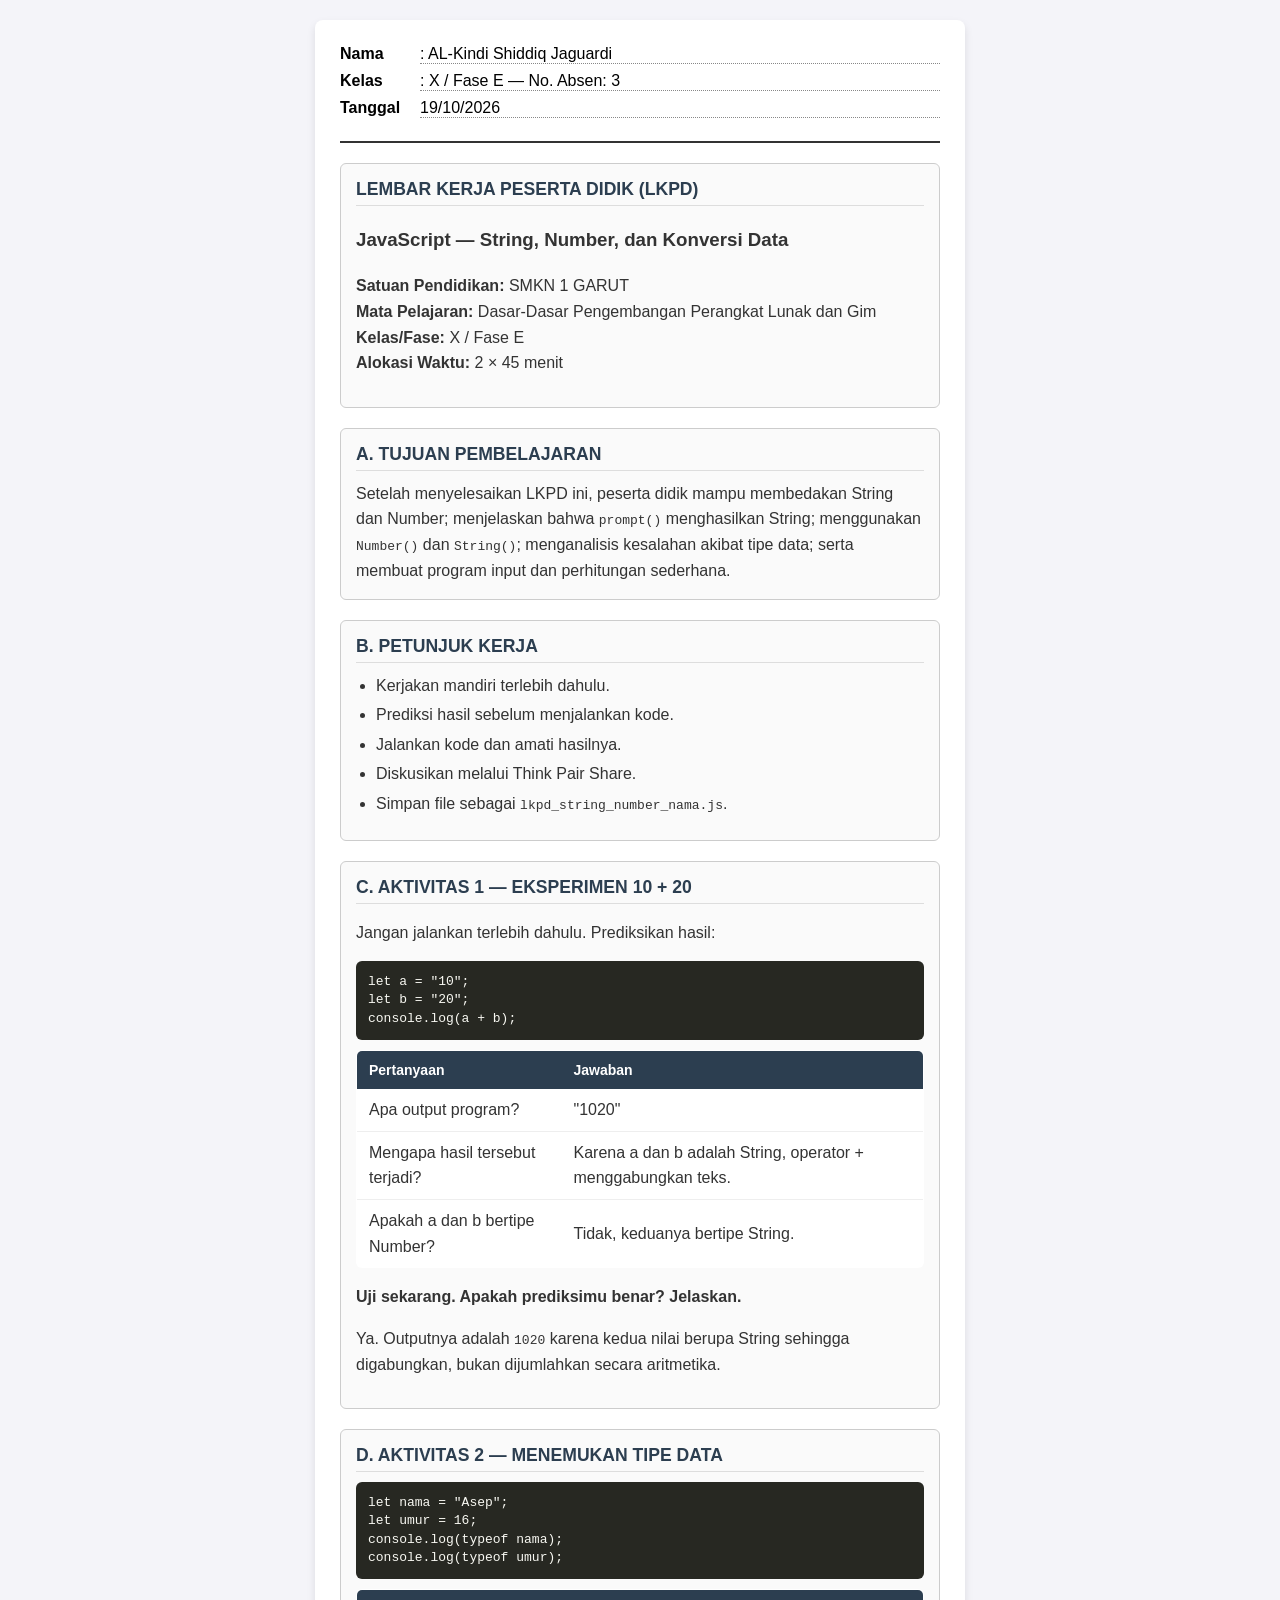
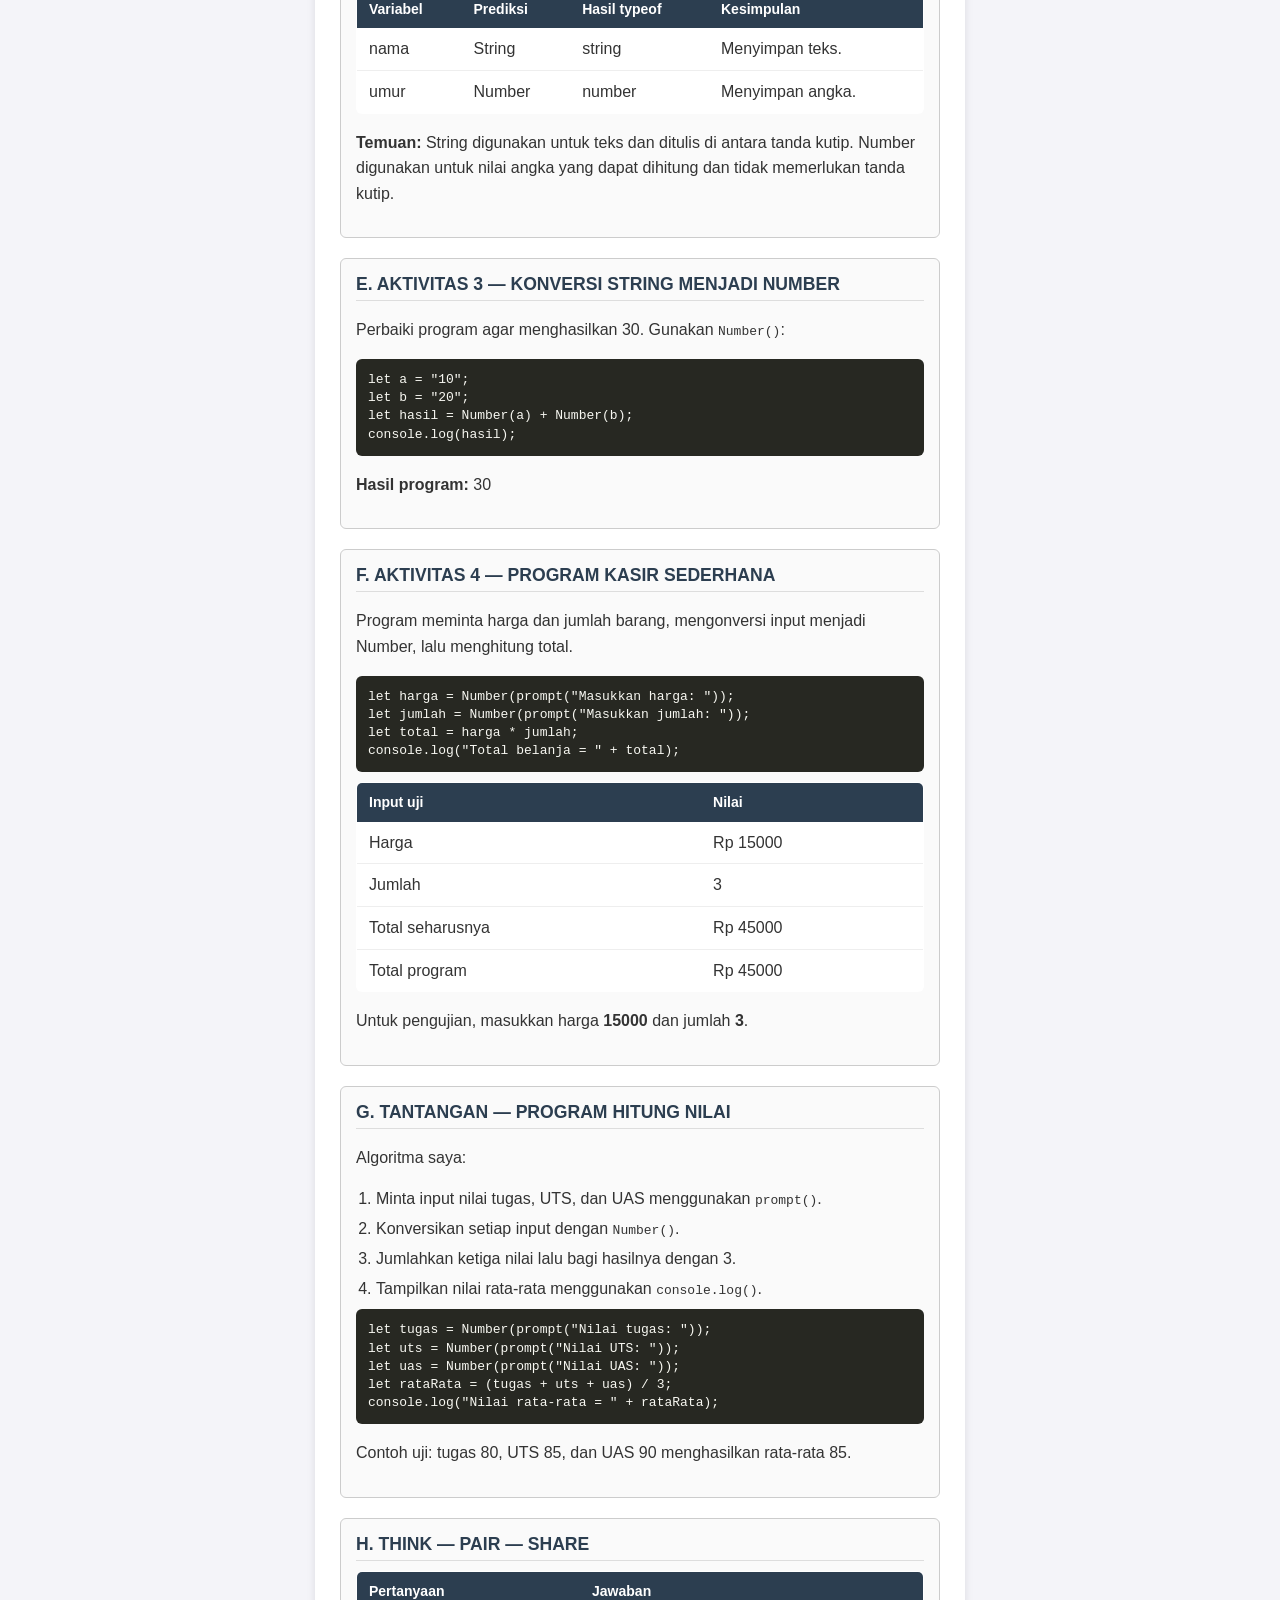
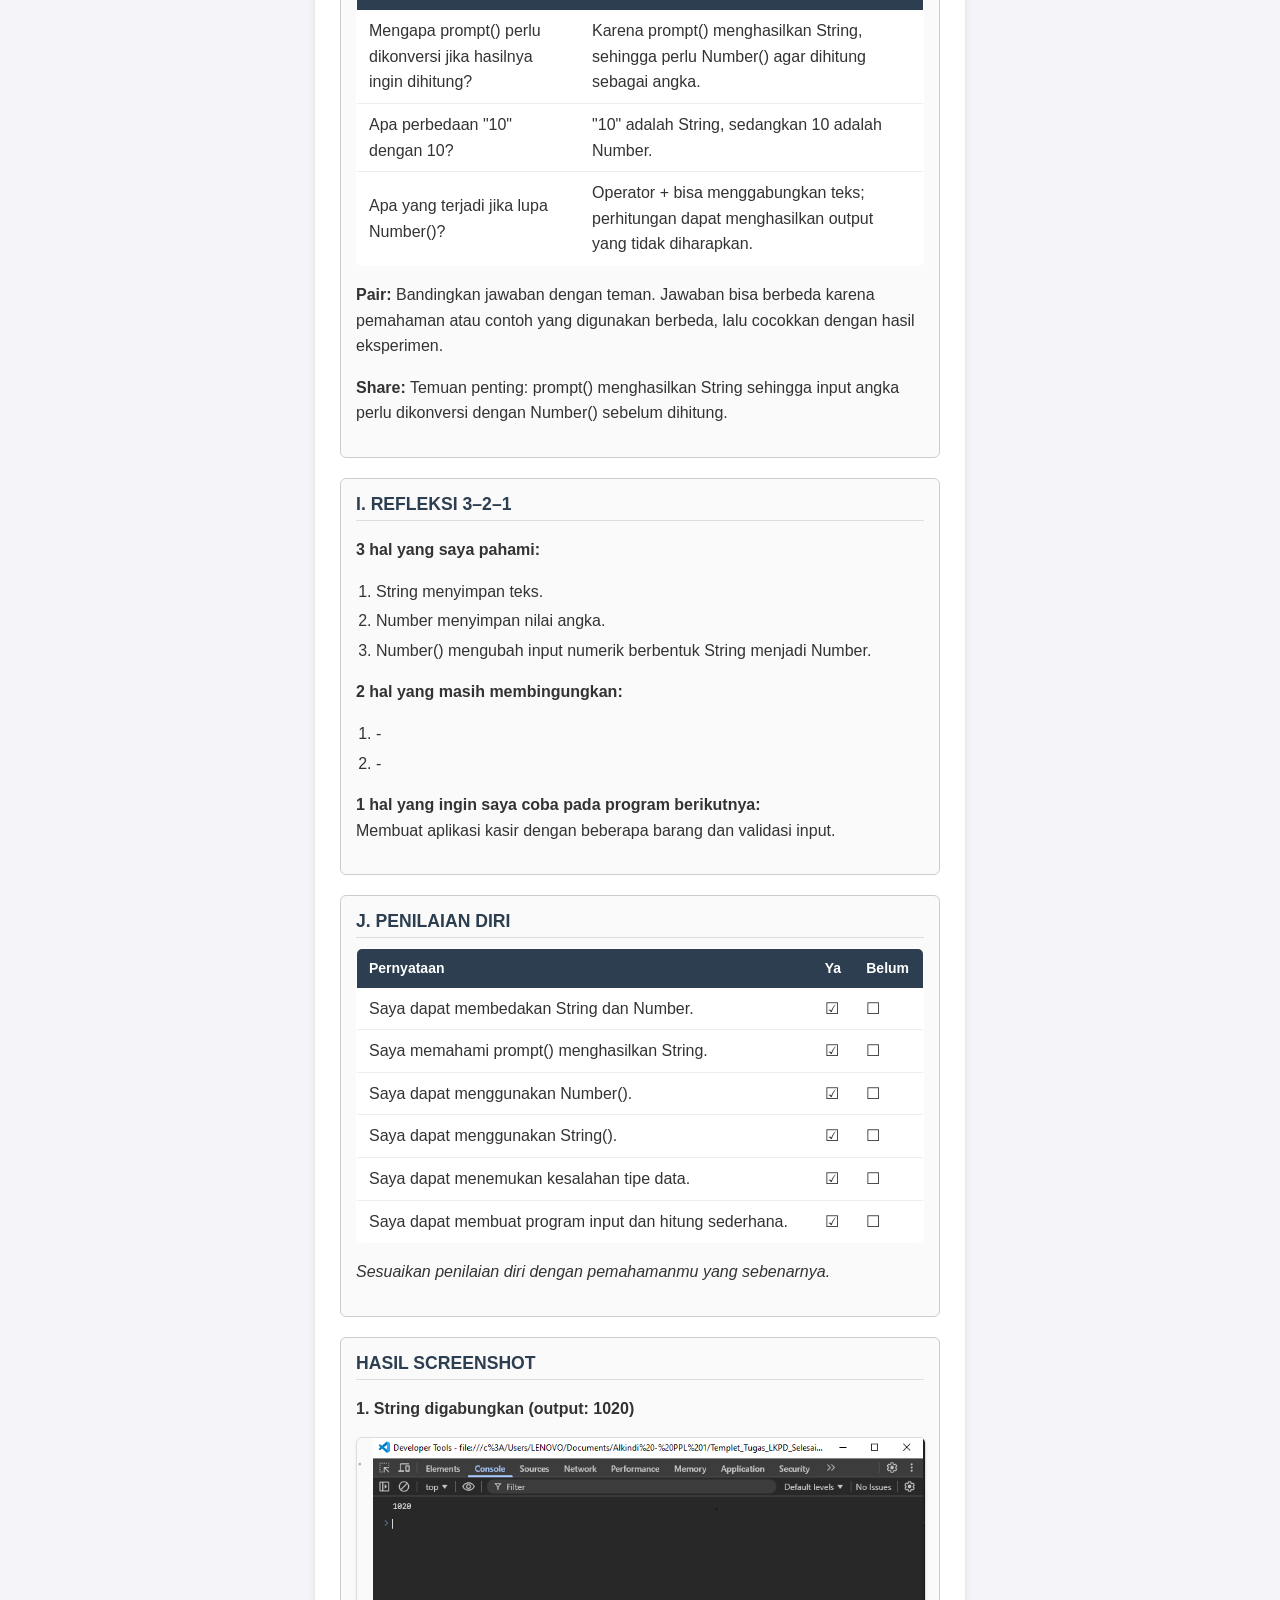
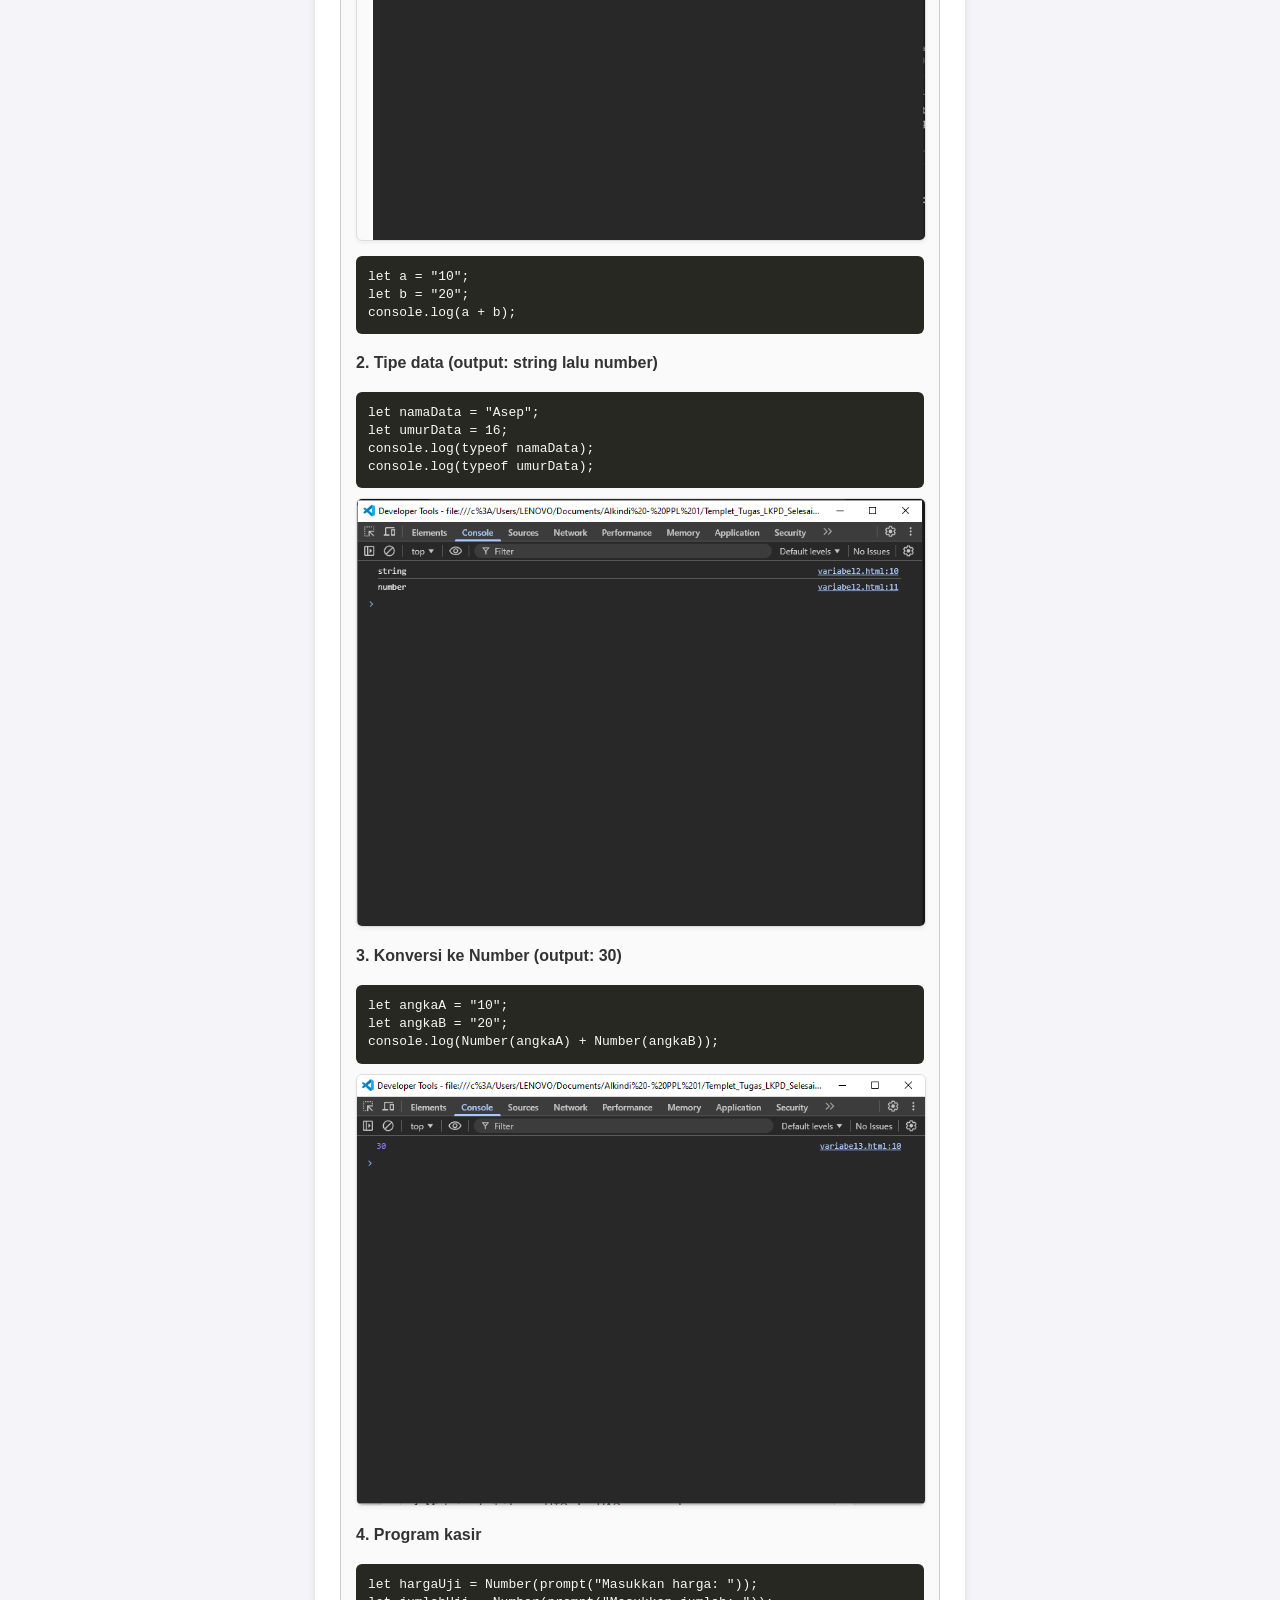
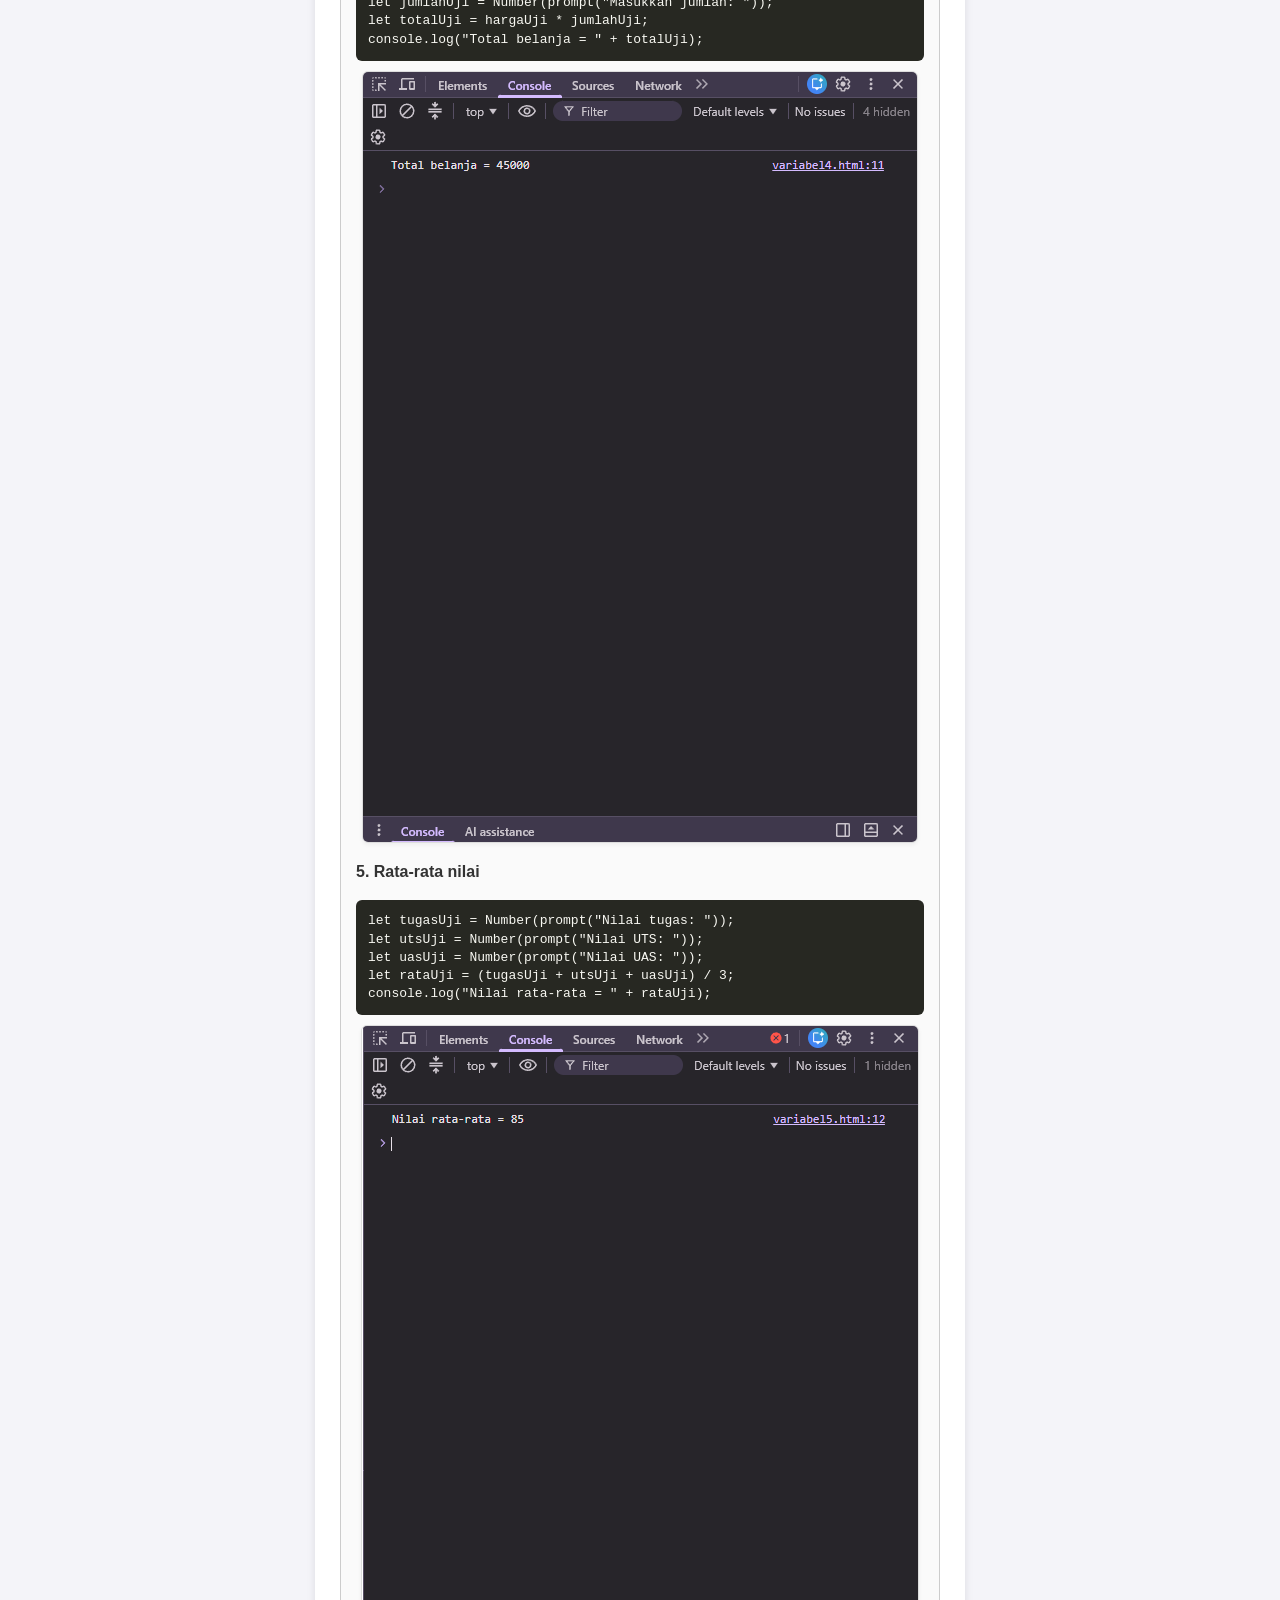
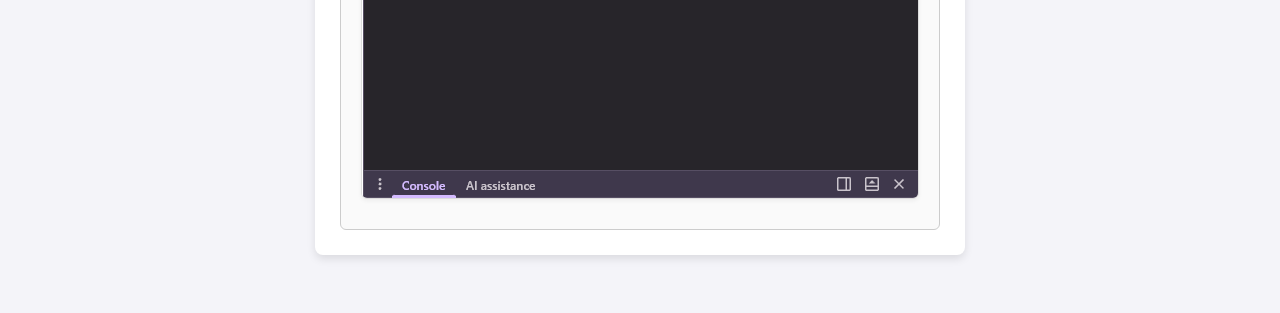
<file: index.html>
<!doctype html>
<html lang="id">
  <head>
    <meta charset="UTF-8" />
    <meta name="viewport" content="width=device-width, initial-scale=1.0" />
    <title>LKPD JavaScript — String, Number, dan Konversi Data</title>
    <link rel="stylesheet" href="style.css" />
  </head>
  <body>
    <div class="container">
      <div class="identity-header">
        <div class="identity-row"><span class="identity-label">Nama</span><span class="identity-value">: AL-Kindi Shiddiq Jaguardi</span></div>
        <div class="identity-row"><span class="identity-label">Kelas</span><span class="identity-value">: X / Fase E — No. Absen: 3</span></div>
        <div class="identity-row"><span class="identity-label">Tanggal</span><span class="identity-value"> 19/10/2026</span></div>
      </div>
      <div class="box">
        <div class="box-title">LEMBAR KERJA PESERTA DIDIK (LKPD)</div>
        <div class="box-content">
          <h3>JavaScript — String, Number, dan Konversi Data</h3>
          <p>
            <strong>Satuan Pendidikan:</strong> SMKN 1 GARUT<br /><strong>Mata Pelajaran:</strong> Dasar-Dasar Pengembangan Perangkat Lunak dan Gim<br /><strong>Kelas/Fase:</strong> X / Fase E<br /><strong>Alokasi Waktu:</strong> 2 × 45
            menit
          </p>
        </div>
      </div>
      <div class="box">
        <div class="box-title">A. TUJUAN PEMBELAJARAN</div>
        <div class="box-content">
          Setelah menyelesaikan LKPD ini, peserta didik mampu membedakan String dan Number; menjelaskan bahwa <code>prompt()</code> menghasilkan String; menggunakan <code>Number()</code> dan <code>String()</code>; menganalisis kesalahan
          akibat tipe data; serta membuat program input dan perhitungan sederhana.
        </div>
      </div>
      <div class="box">
        <div class="box-title">B. PETUNJUK KERJA</div>
        <div class="box-content">
          <ul>
            <li>Kerjakan mandiri terlebih dahulu.</li>
            <li>Prediksi hasil sebelum menjalankan kode.</li>
            <li>Jalankan kode dan amati hasilnya.</li>
            <li>Diskusikan melalui Think Pair Share.</li>
            <li>Simpan file sebagai <code>lkpd_string_number_nama.js</code>.</li>
          </ul>
        </div>
      </div>
      <div class="box">
        <div class="box-title">C. AKTIVITAS 1 — EKSPERIMEN 10 + 20</div>
        <div class="box-content">
          <p>Jangan jalankan terlebih dahulu. Prediksikan hasil:</p>
          <pre class="code-block"><code>let a = "10";
let b = "20";
console.log(a + b);</code></pre>
          <table class="custom-table">
            <thead>
              <tr>
                <th>Pertanyaan</th>
                <th>Jawaban</th>
              </tr>
            </thead>
            <tbody>
              <tr>
                <td>Apa output program?</td>
                <td>"1020"</td>
              </tr>
              <tr>
                <td>Mengapa hasil tersebut terjadi?</td>
                <td>Karena a dan b adalah String, operator + menggabungkan teks.</td>
              </tr>
              <tr>
                <td>Apakah a dan b bertipe Number?</td>
                <td>Tidak, keduanya bertipe String.</td>
              </tr>
            </tbody>
          </table>
          <p><strong>Uji sekarang. Apakah prediksimu benar? Jelaskan.</strong></p>
          <p>Ya. Outputnya adalah <code>1020</code> karena kedua nilai berupa String sehingga digabungkan, bukan dijumlahkan secara aritmetika.</p>
        </div>
      </div>
      <div class="box">
        <div class="box-title">D. AKTIVITAS 2 — MENEMUKAN TIPE DATA</div>
        <div class="box-content">
          <pre class="code-block"><code>let nama = "Asep";
let umur = 16;
console.log(typeof nama);
console.log(typeof umur);</code></pre>
          <table class="custom-table">
            <thead>
              <tr>
                <th>Variabel</th>
                <th>Prediksi</th>
                <th>Hasil typeof</th>
                <th>Kesimpulan</th>
              </tr>
            </thead>
            <tbody>
              <tr>
                <td>nama</td>
                <td>String</td>
                <td>string</td>
                <td>Menyimpan teks.</td>
              </tr>
              <tr>
                <td>umur</td>
                <td>Number</td>
                <td>number</td>
                <td>Menyimpan angka.</td>
              </tr>
            </tbody>
          </table>
          <p><strong>Temuan:</strong> String digunakan untuk teks dan ditulis di antara tanda kutip. Number digunakan untuk nilai angka yang dapat dihitung dan tidak memerlukan tanda kutip.</p>
        </div>
      </div>
      <div class="box">
        <div class="box-title">E. AKTIVITAS 3 — KONVERSI STRING MENJADI NUMBER</div>
        <div class="box-content">
          <p>Perbaiki program agar menghasilkan 30. Gunakan <code>Number()</code>:</p>
          <pre class="code-block"><code>let a = "10";
let b = "20";
let hasil = Number(a) + Number(b);
console.log(hasil);</code></pre>
          <p><strong>Hasil program:</strong> 30</p>
        </div>
      </div>
      <div class="box">
        <div class="box-title">F. AKTIVITAS 4 — PROGRAM KASIR SEDERHANA</div>
        <div class="box-content">
          <p>Program meminta harga dan jumlah barang, mengonversi input menjadi Number, lalu menghitung total.</p>
          <pre class="code-block"><code>let harga = Number(prompt("Masukkan harga: "));
let jumlah = Number(prompt("Masukkan jumlah: "));
let total = harga * jumlah;
console.log("Total belanja = " + total);</code></pre>
          <table class="custom-table">
            <thead>
              <tr>
                <th>Input uji</th>
                <th>Nilai</th>
              </tr>
            </thead>
            <tbody>
              <tr>
                <td>Harga</td>
                <td>Rp 15000</td>
              </tr>
              <tr>
                <td>Jumlah</td>
                <td>3</td>
              </tr>
              <tr>
                <td>Total seharusnya</td>
                <td>Rp 45000</td>
              </tr>
              <tr>
                <td>Total program</td>
                <td>Rp 45000</td>
              </tr>
            </tbody>
          </table>
          <p>Untuk pengujian, masukkan harga <strong>15000</strong> dan jumlah <strong>3</strong>.</p>
        </div>
      </div>
      <div class="box">
        <div class="box-title">G. TANTANGAN — PROGRAM HITUNG NILAI</div>
        <div class="box-content">
          <p>Algoritma saya:</p>
          <ol>
            <li>Minta input nilai tugas, UTS, dan UAS menggunakan <code>prompt()</code>.</li>
            <li>Konversikan setiap input dengan <code>Number()</code>.</li>
            <li>Jumlahkan ketiga nilai lalu bagi hasilnya dengan 3.</li>
            <li>Tampilkan nilai rata-rata menggunakan <code>console.log()</code>.</li>
          </ol>
          <pre class="code-block"><code>let tugas = Number(prompt("Nilai tugas: "));
let uts = Number(prompt("Nilai UTS: "));
let uas = Number(prompt("Nilai UAS: "));
let rataRata = (tugas + uts + uas) / 3;
console.log("Nilai rata-rata = " + rataRata);</code></pre>
          <p>Contoh uji: tugas 80, UTS 85, dan UAS 90 menghasilkan rata-rata 85.</p>
        </div>
      </div>
      <div class="box">
        <div class="box-title">H. THINK — PAIR — SHARE</div>
        <div class="box-content">
          <table class="custom-table">
            <thead>
              <tr>
                <th>Pertanyaan</th>
                <th>Jawaban</th>
              </tr>
            </thead>
            <tbody>
              <tr>
                <td>Mengapa prompt() perlu dikonversi jika hasilnya ingin dihitung?</td>
                <td>Karena prompt() menghasilkan String, sehingga perlu Number() agar dihitung sebagai angka.</td>
              </tr>
              <tr>
                <td>Apa perbedaan "10" dengan 10?</td>
                <td>"10" adalah String, sedangkan 10 adalah Number.</td>
              </tr>
              <tr>
                <td>Apa yang terjadi jika lupa Number()?</td>
                <td>Operator + bisa menggabungkan teks; perhitungan dapat menghasilkan output yang tidak diharapkan.</td>
              </tr>
            </tbody>
          </table>
          <p><strong>Pair:</strong> Bandingkan jawaban dengan teman. Jawaban bisa berbeda karena pemahaman atau contoh yang digunakan berbeda, lalu cocokkan dengan hasil eksperimen.</p>
          <p><strong>Share:</strong> Temuan penting: prompt() menghasilkan String sehingga input angka perlu dikonversi dengan Number() sebelum dihitung.</p>
        </div>
      </div>
      <div class="box">
        <div class="box-title">I. REFLEKSI 3–2–1</div>
        <div class="box-content">
          <p><strong>3 hal yang saya pahami:</strong></p>
          <ol>
            <li>String menyimpan teks.</li>
            <li>Number menyimpan nilai angka.</li>
            <li>Number() mengubah input numerik berbentuk String menjadi Number.</li>
          </ol>
          <p><strong>2 hal yang masih membingungkan:</strong></p>
          <ol>
            <li>-</li>
            <li>-</li>
          </ol>
          <p><strong>1 hal yang ingin saya coba pada program berikutnya:</strong><br />Membuat aplikasi kasir dengan beberapa barang dan validasi input.</p>
        </div>
      </div>
      <div class="box">
        <div class="box-title">J. PENILAIAN DIRI</div>
        <div class="box-content">
          <table class="custom-table">
            <thead>
              <tr>
                <th>Pernyataan</th>
                <th>Ya</th>
                <th>Belum</th>
              </tr>
            </thead>
            <tbody>
              <tr>
                <td>Saya dapat membedakan String dan Number.</td>
                <td>☑</td>
                <td>☐</td>
              </tr>
              <tr>
                <td>Saya memahami prompt() menghasilkan String.</td>
                <td>☑</td>
                <td>☐</td>
              </tr>
              <tr>
                <td>Saya dapat menggunakan Number().</td>
                <td>☑</td>
                <td>☐</td>
              </tr>
              <tr>
                <td>Saya dapat menggunakan String().</td>
                <td>☑</td>
                <td>☐</td>
              </tr>
              <tr>
                <td>Saya dapat menemukan kesalahan tipe data.</td>
                <td>☑</td>
                <td>☐</td>
              </tr>
              <tr>
                <td>Saya dapat membuat program input dan hitung sederhana.</td>
                <td>☑</td>
                <td>☐</td>
              </tr>
            </tbody>
          </table>
          <p><em>Sesuaikan penilaian diri dengan pemahamanmu yang sebenarnya.</em></p>
        </div>
      </div>
      <div class="box">
        <div class="box-title">HASIL SCREENSHOT</div>
        <div class="box-content">
          <p><strong>1. String digabungkan (output: 1020)</strong></p>
          <img src="gambar/variable.png" alt="Tampilan Console Variable" />
          <pre class="code-block"><code>let a = "10";
let b = "20";
console.log(a + b);</code></pre>
          <p><strong>2. Tipe data (output: string lalu number)</strong></p>
          <pre class="code-block"><code>let namaData = "Asep";
let umurData = 16;
console.log(typeof namaData);
console.log(typeof umurData);</code></pre>
          <img src="gambar/variable2.png" alt="Tampilan Console Variable" />
          <p><strong>3. Konversi ke Number (output: 30)</strong></p>
          <pre class="code-block"><code>let angkaA = "10";
let angkaB = "20";
console.log(Number(angkaA) + Number(angkaB));</code></pre>
          <img src="gambar/variable3.png" alt="Tampilan Console Variable" />
          <p><strong>4. Program kasir</strong></p>
          <pre class="code-block"><code>let hargaUji = Number(prompt("Masukkan harga: "));
let jumlahUji = Number(prompt("Masukkan jumlah: "));
let totalUji = hargaUji * jumlahUji;
console.log("Total belanja = " + totalUji);</code></pre>
          <img src="gambar/variable4.png" alt="Tampilan Console Variable" />
          <p><strong>5. Rata-rata nilai</strong></p>
          <pre class="code-block"><code>let tugasUji = Number(prompt("Nilai tugas: "));
let utsUji = Number(prompt("Nilai UTS: "));
let uasUji = Number(prompt("Nilai UAS: "));
let rataUji = (tugasUji + utsUji + uasUji) / 3;
console.log("Nilai rata-rata = " + rataUji);</code></pre>
          <img src="gambar/variable5.png" alt="Tampilan Console Variable" />
        </div>
      </div>
    </div>
  </body>
</html>
</file>
<file: style.css>
body {
            font-family: Arial, sans-serif;
            background-color: #f4f4f9;
            margin: 0;
            padding: 20px;
        }

        /* Container utama */
        .container {
            background-color: #ffffff;
            width: 100%;
            max-width: 650px;
            margin: 0 auto;
            padding: 25px;
            border-radius: 8px;
            box-shadow: 0 4px 8px rgba(0,0,0,0.1);
            display: flex;
            flex-direction: column;
            gap: 20px;
            box-sizing: border-box;
        }

        /* Header Identitas */
        .identity-header {
            border-bottom: 2px solid #333;
            padding-bottom: 15px;
        }

        .identity-row {
            display: flex;
            margin-bottom: 8px;
        }

        .identity-label {
            width: 80px;
            font-weight: bold;
        }

        .identity-value {
            flex-grow: 1;
            border-bottom: 1px dotted #888;
        }

        /* Bagian Kotak Soal & Jawaban */
        .box {
            border: 1px solid #ccc;
            border-radius: 6px;
            padding: 15px;
            background-color: #fafafa;
            width: 100%;
            box-sizing: border-box;
        }

        .box-title {
            font-weight: bold;
            font-size: 1.1em;
            margin-bottom: 10px;
            color: #2c3e50;
            text-transform: uppercase;
            border-bottom: 1px solid #ddd;
            padding-bottom: 5px;
        }

        .box-content {
            line-height: 1.6;
            color: #333;
        }

        .box-content ul, .box-content ol {
            margin: 8px 0;
            padding-left: 20px;
        }

        .box-content li {
            margin-bottom: 4px;
        }

        /* Styling Gambar agar Responsif & Rapi */
        .box img {
            max-width: 100%;
            height: auto;
            display: block;
            margin: 10px auto 15px auto;
            border-radius: 6px;
            border: 1px solid #ddd;
            box-shadow: 0 2px 4px rgba(0,0,0,0.05);
        }

        /* Style untuk Blok Kode Code Editor */
        pre.code-block {
            background-color: #272822;
            color: #f8f8f2;
            padding: 12px;
            border-radius: 6px;
            overflow-x: auto;
            font-family: 'Courier New', monospace;
            font-size: 13px;
            line-height: 1.4;
            margin: 8px 0;
        }

        /* Syntax Highlighting */
        .kw-keyword { color: #f92672; }
        .kw-string  { color: #e6db74; }
        .kw-number  { color: #ae81ff; }
        .kw-builtin { color: #66d9ef; }

        /* Visual Wadah Variabel */
        .var-container {
            border: 2px dashed #3498db;
            background-color: #ebf5fb;
            border-radius: 6px;
            padding: 10px;
            text-align: center;
            width: 140px;
            margin: 10px 0;
        }

        .var-label {
            font-size: 12px;
            color: #555;
            font-weight: bold;
            display: block;
            margin-bottom: 4px;
        }

        .var-box {
            background: #ffffff;
            border: 1px solid #3498db;
            padding: 6px;
            border-radius: 4px;
            font-family: monospace;
            font-weight: bold;
            color: #2c3e50;
        }

        /* Tabel Penjelasan Komponen */
        .custom-table {
            width: 100%;
            border-collapse: collapse;
            background-color: #ffffff;
            border-radius: 6px;
            overflow: hidden;
            border: 1px solid #e0e0e0;
            margin-top: 10px;
        }

        .custom-table th {
            background-color: #2c3e50;
            color: #ffffff;
            text-align: left;
            padding: 8px 12px;
            font-size: 14px;
        }

        .custom-table td {
            padding: 8px 12px;
            border-bottom: 1px solid #eee;
        }

        .custom-table tr:last-child td {
            border-bottom: none;
        }

        /* Titik-titik untuk Isian */
        .dots-line {
            color: #666;
        }

        /* Textarea Jawaban & Tombol */
        textarea {
            width: 100%;
            height: 120px;
            padding: 10px;
            border: 1px solid #ccc;
            border-radius: 6px;
            box-sizing: border-box;
            font-family: Arial, sans-serif;
            font-size: 14px;
            resize: vertical;
        }

        .btn-submit {
            background-color: #4CAF50;
            color: white;
            padding: 10px 20px;
            border: none;
            border-radius: 4px;
            cursor: pointer;
            font-size: 16px;
            width: 100%;
            margin-top: 10px;
        }

        .btn-submit:hover {
            background-color: #45a049;
        }
</file>
